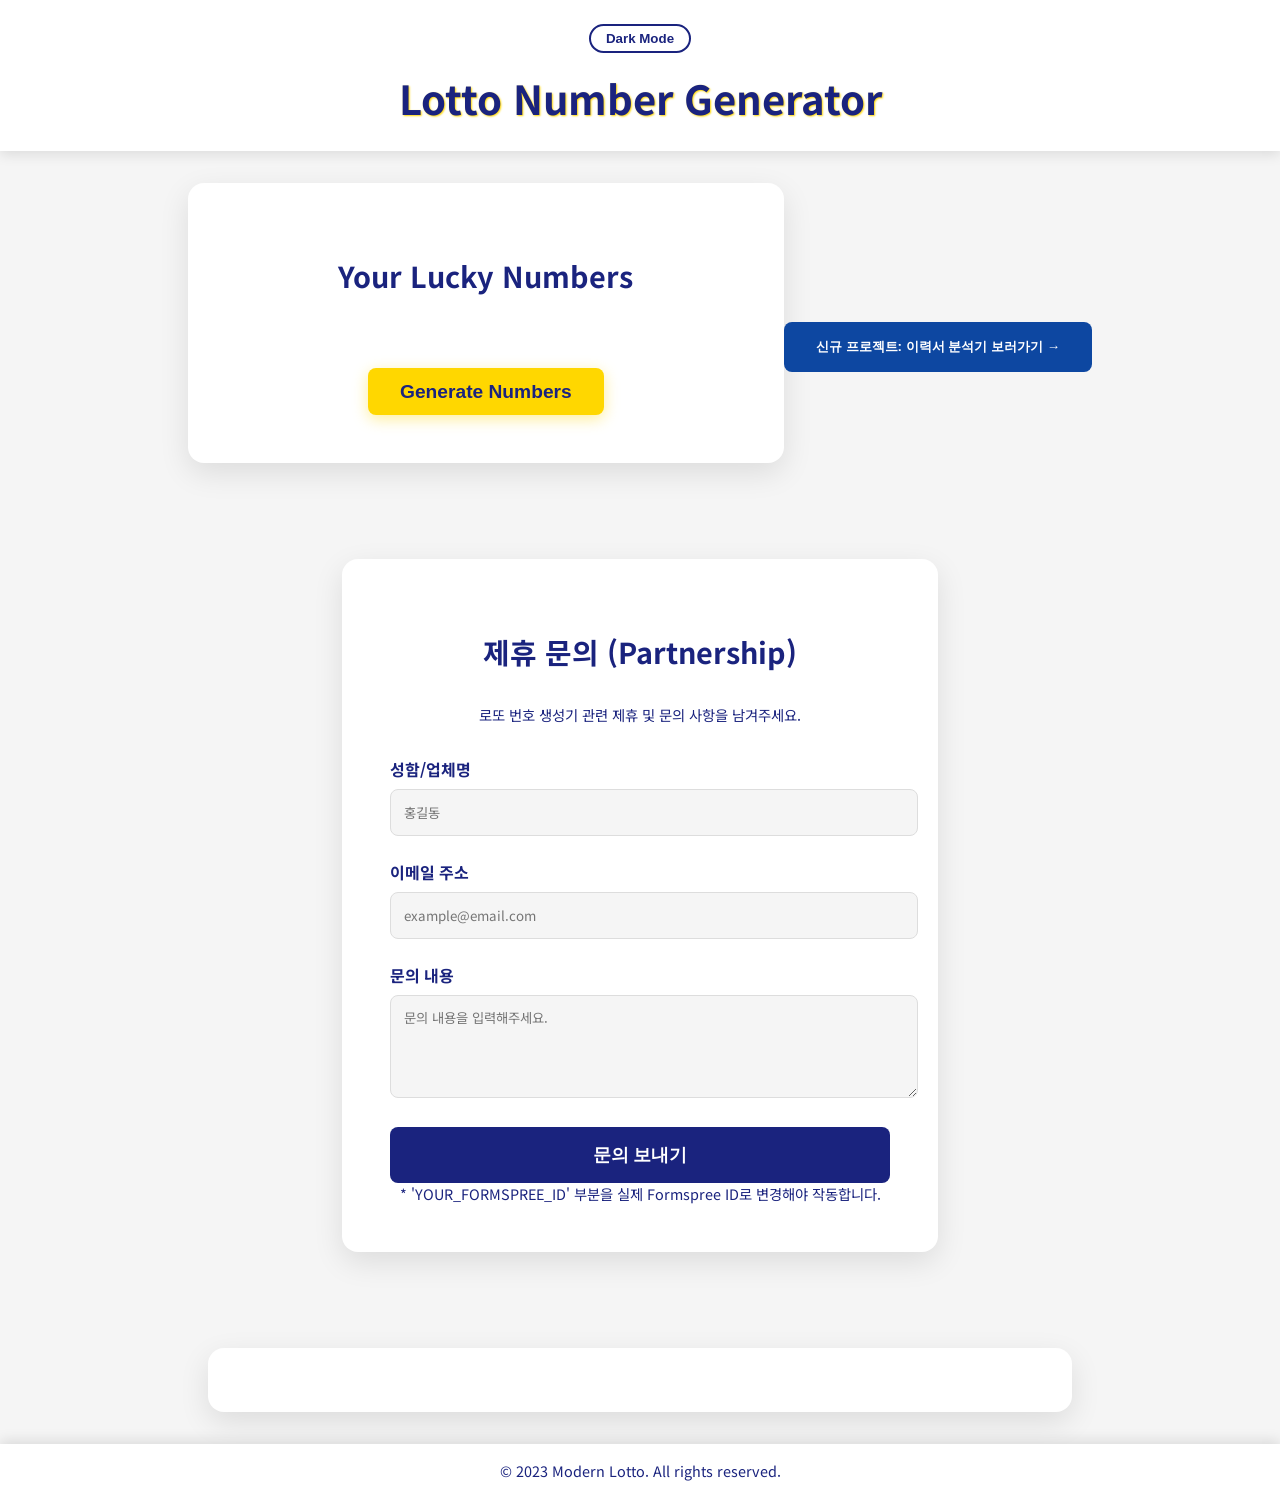
<file: index.html>
<!DOCTYPE html>
<html lang="ko">
<head>
    <meta charset="UTF-8">
    <meta name="viewport" content="width=device-width, initial-scale=1.0">
    <title>Lotto Number Generator</title>
    <link rel="preconnect" href="https://fonts.googleapis.com">
    <link rel="preconnect" href="https://fonts.gstatic.com" crossorigin>
    <link href="https://fonts.googleapis.com/css2?family=Noto+Sans+KR:wght@400;700&display=swap" rel="stylesheet">
    <link rel="stylesheet" href="style.css">
</head>
<body>
    <header>
        <div class="theme-switch-wrapper">
            <button id="theme-toggle">Dark Mode</button>
        </div>
        <h1>Lotto Number Generator</h1>
    </header>
    <main>
        <div class="lotto-container">
            <h2>Your Lucky Numbers</h2>
            <div id="lotto-numbers" class="lotto-numbers">
                <!-- Lotto numbers will be inserted here -->
            </div>
            <button id="generate-btn">Generate Numbers</button>
        </div>
        
        <div style="margin-top: 3rem;">
            <a href="resume/index.html" style="text-decoration: none;">
                <button style="background-color: #0D47A1; color: white; padding: 1rem 2rem; border: none; border-radius: 8px; cursor: pointer; font-weight: 700;">
                    신규 프로젝트: 이력서 분석기 보러가기 →
                </button>
            </a>
        </div>
    </main>
    <section class="partnership-section">
        <div class="partnership-container">
            <h2>제휴 문의 (Partnership)</h2>
            <p>로또 번호 생성기 관련 제휴 및 문의 사항을 남겨주세요.</p>
            <form action="https://formspree.io/f/xdalvqvl" method="POST" id="partnership-form">
                <div class="input-group">
                    <label for="name">성함/업체명</label>
                    <input type="text" id="name" name="name" placeholder="홍길동" required>
                </div>
                <div class="input-group">
                    <label for="email">이메일 주소</label>
                    <input type="email" id="email" name="_replyto" placeholder="example@email.com" required>
                </div>
                <div class="input-group">
                    <label for="message">문의 내용</label>
                    <textarea id="message" name="message" rows="4" placeholder="문의 내용을 입력해주세요." required></textarea>
                </div>
                <!-- Formspree settings -->
                <input type="hidden" name="_subject" value="새로운 제휴 문의가 접수되었습니다!">
                <button type="submit" id="submit-btn">문의 보내기</button>
            </form>
            <p class="form-hint">* 'YOUR_FORMSPREE_ID' 부분을 실제 Formspree ID로 변경해야 작동합니다.</p>
        </div>
    </section>
    <section class="comments-section">
        <div class="comments-container">
            <div id="disqus_thread"></div>
            <script>
                /**
                *  RECOMMENDED CONFIGURATION VARIABLES: EDIT AND UNCOMMENT THE SECTION BELOW TO INSERT DYNAMIC VALUES FROM YOUR PLATFORM OR CMS.
                *  LEARN WHY DEFINING THESE VARIABLES IS IMPORTANT: https://disqus.com/admin/universalcode/#configuration-variables    */
                
                var disqus_config = function () {
                this.page.url = 'https://yoyopapamon.github.io/king/';  // Replace PAGE_URL with your page's canonical URL variable
                this.page.identifier = 'king-lotto-main'; // Replace PAGE_IDENTIFIER with your page's unique identifier variable
                };
                
                (function() { // DON'T EDIT BELOW THIS LINE
                var d = document, s = d.createElement('script');
                s.src = 'https://yoyopapa.disqus.com/embed.js';
                s.setAttribute('data-timestamp', +new Date());
                (d.head || d.body).appendChild(s);
                })();
            </script>
            <noscript>Please enable JavaScript to view the <a href="https://disqus.com/?ref_noscript">comments powered by Disqus.</a></noscript>
        </div>
    </section>
    <footer>
        <p>&copy; 2023 Modern Lotto. All rights reserved.</p>
    </footer>
    <script src="main.js"></script>
</body>
</html>
</file>
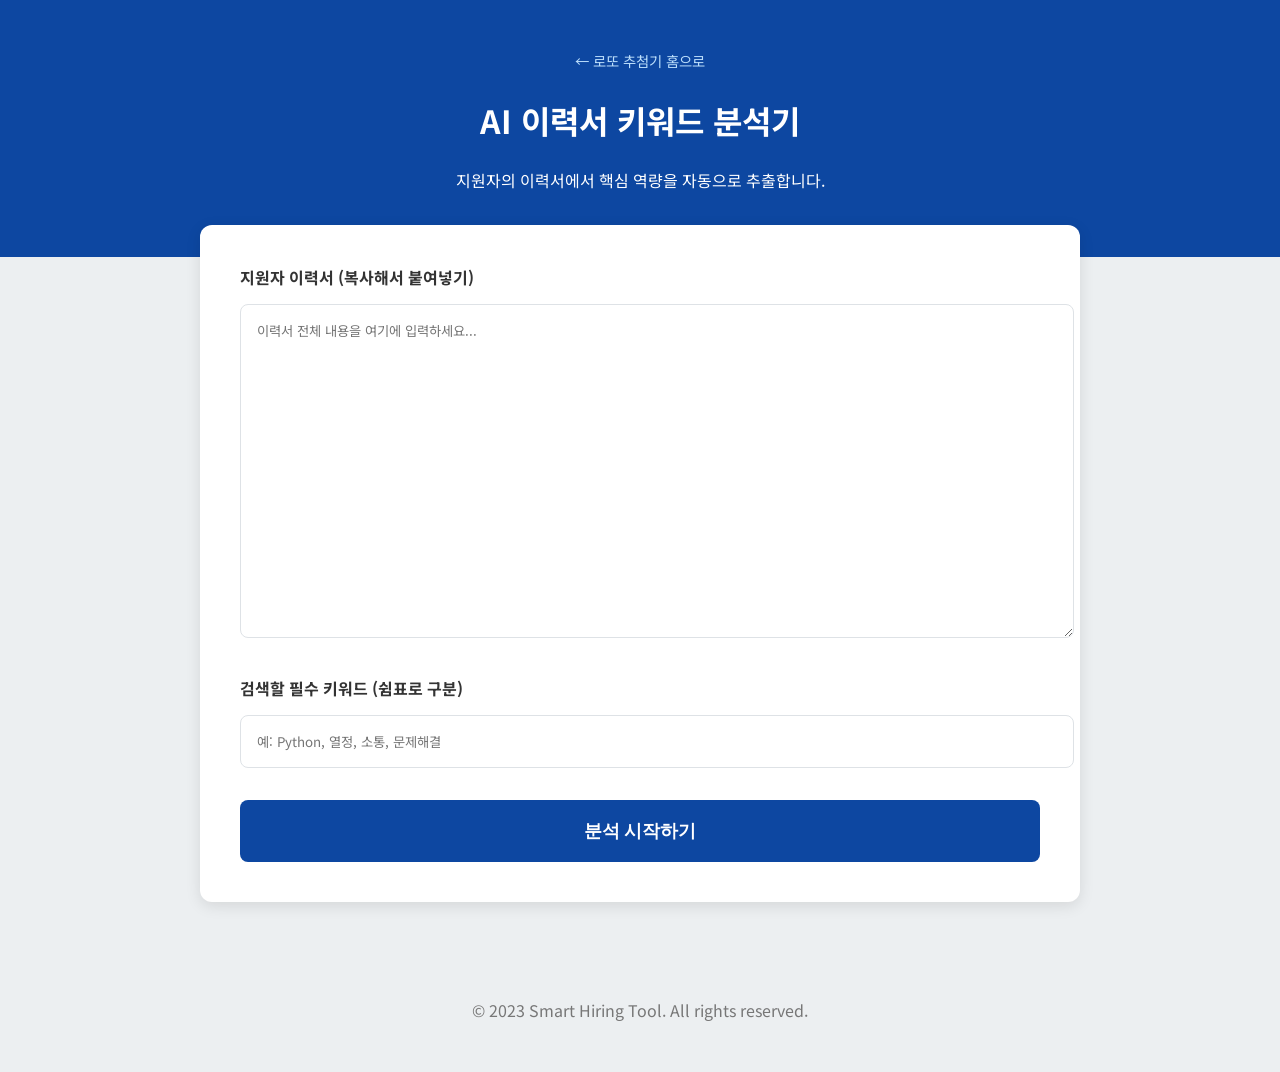
<file: resume/index.html>
<!DOCTYPE html>
<html lang="ko">
<head>
    <meta charset="UTF-8">
    <meta name="viewport" content="width=device-width, initial-scale=1.0">
    <title>AI 이력서 키워드 분석기</title>
    <link rel="preconnect" href="https://fonts.googleapis.com">
    <link rel="preconnect" href="https://fonts.gstatic.com" crossorigin>
    <link href="https://fonts.googleapis.com/css2?family=Noto+Sans+KR:wght@400;700&display=swap" rel="stylesheet">
    <link rel="stylesheet" href="style.css">
</head>
<body>
    <header>
        <nav><a href="../index.html" class="back-link">← 로또 추첨기 홈으로</a></nav>
        <h1>AI 이력서 키워드 분석기</h1>
        <p>지원자의 이력서에서 핵심 역량을 자동으로 추출합니다.</p>
    </header>
    <main>
        <div class="analyzer-card">
            <div class="input-group">
                <label for="resume-text">지원자 이력서 (복사해서 붙여넣기)</label>
                <textarea id="resume-text" placeholder="이력서 전체 내용을 여기에 입력하세요..."></textarea>
            </div>
            <div class="input-group">
                <label for="keywords">검색할 필수 키워드 (쉼표로 구분)</label>
                <input type="text" id="keywords" placeholder="예: Python, 열정, 소통, 문제해결">
            </div>
            <button id="analyze-btn">분석 시작하기</button>

            <div id="result-section" class="result-section hidden">
                <hr>
                <h2>분석 결과</h2>
                <div class="score-container">
                    <div class="score-circle">
                        <span id="score-number">0</span><span class="percent">%</span>
                    </div>
                    <p id="result-message"></p>
                </div>
                <div class="keyword-tags" id="found-keywords">
                    <!-- 발견된 키워드들이 여기에 표시됩니다 -->
                </div>
            </div>
        </div>
    </main>
    <footer>
        <p>&copy; 2023 Smart Hiring Tool. All rights reserved.</p>
    </footer>
    <script src="main.js"></script>
</body>
</html>
</file>
<file: style.css>
:root {
    /* Default: Light Mode */
    --bg-color: #F5F5F5;
    --container-bg: #FFFFFF;
    --text-color: #1A237E;
    --primary-color: #1A237E;
    --secondary-color: #FFFFFF;
    --accent-color: #FFD700;
    --shadow-color: rgba(0, 0, 0, 0.1);
    --footer-bg: #FFFFFF;
    --header-bg: #FFFFFF;
    --ball-shadow: rgba(0,0,0,0.2);
}

[data-theme='dark'] {
    /* Dark Mode */
    --bg-color: #121212;
    --container-bg: #1E1E1E;
    --text-color: #E0E0E0;
    --primary-color: #3F51B5;
    --secondary-color: #FFFFFF;
    --accent-color: #FFD700;
    --shadow-color: rgba(0, 0, 0, 0.5);
    --footer-bg: #1E1E1E;
    --header-bg: #1E1E1E;
    --ball-shadow: rgba(0,0,0,0.6);
}

body {
    font-family: 'Noto Sans KR', sans-serif;
    background-color: var(--bg-color);
    color: var(--text-color);
    margin: 0;
    padding: 0;
    display: flex;
    flex-direction: column;
    align-items: center;
    min-height: 100vh;
    transition: background-color 0.3s ease, color 0.3s ease;
    text-align: center;
}

header {
    width: 100%;
    padding: 1.5rem 0;
    background-color: var(--header-bg);
    box-shadow: 0 4px 12px var(--shadow-color);
    display: flex;
    flex-direction: column;
    align-items: center;
    gap: 1rem;
    transition: background-color 0.3s ease;
}

.theme-switch-wrapper {
    display: flex;
    align-items: center;
    gap: 10px;
}

#theme-toggle {
    background: none;
    border: 2px solid var(--primary-color);
    color: var(--primary-color);
    padding: 5px 15px;
    border-radius: 20px;
    cursor: pointer;
    font-weight: 700;
    transition: all 0.3s ease;
}

#theme-toggle:hover {
    background-color: var(--primary-color);
    color: var(--secondary-color);
}

h1 {
    font-size: 2.5rem;
    font-weight: 700;
    margin: 0;
    color: var(--primary-color);
    text-shadow: 1px 1px 2px var(--accent-color);
}

main {
    flex: 1;
    display: flex;
    justify-content: center;
    align-items: center;
    padding: 2rem;
}

.lotto-container {
    background-color: var(--container-bg);
    padding: 3rem;
    border-radius: 16px;
    box-shadow: 0 10px 30px var(--shadow-color);
    text-align: center;
    max-width: 90%;
    width: 500px;
    transition: background-color 0.3s ease, box-shadow 0.3s ease;
}

h2 {
    font-size: 1.8rem;
    margin-bottom: 2rem;
    color: var(--primary-color);
}

.lotto-numbers {
    display: flex;
    justify-content: center;
    gap: 1rem;
    margin-bottom: 2.5rem;
    flex-wrap: wrap;
}

#generate-btn {
    background-color: var(--accent-color);
    color: #1A237E; /* Keep text dark for visibility on gold */
    font-size: 1.2rem;
    font-weight: 700;
    padding: 0.8rem 2rem;
    border: none;
    border-radius: 8px;
    cursor: pointer;
    transition: all 0.3s ease;
    box-shadow: 0 4px 15px rgba(255, 215, 0, 0.4);
}

#generate-btn:hover {
    background-color: #FFC107;
    box-shadow: 0 6px 20px rgba(255, 215, 0, 0.6);
    transform: translateY(-2px);
}

footer {
    width: 100%;
    padding: 1rem 0;
    background-color: var(--footer-bg);
    box-shadow: 0 -4px 12px var(--shadow-color);
    margin-top: auto;
    transition: background-color 0.3s ease;
}

p {
    margin: 0;
    font-size: 0.9rem;
    color: var(--text-color);
}

@media (max-width: 600px) {
    h1 {
        font-size: 2rem;
    }

    .lotto-container {
        padding: 2rem;
    }

    h2 {
        font-size: 1.5rem;
    }

    #generate-btn {
        font-size: 1rem;
        padding: 0.7rem 1.5rem;
    }
}

/* Partnership Section */
.partnership-section {
    width: 100%;
    padding: 4rem 2rem;
    display: flex;
    justify-content: center;
}

.partnership-container {
    background-color: var(--container-bg);
    padding: 3rem;
    border-radius: 16px;
    box-shadow: 0 10px 30px var(--shadow-color);
    text-align: center;
    max-width: 90%;
    width: 500px;
    transition: background-color 0.3s ease;
}

#partnership-form {
    text-align: left;
    margin-top: 2rem;
}

.input-group {
    margin-bottom: 1.5rem;
}

.input-group label {
    display: block;
    margin-bottom: 0.5rem;
    font-weight: 700;
    color: var(--primary-color);
}

.input-group input, 
.input-group textarea {
    width: 100%;
    padding: 0.8rem;
    border: 1px solid #ddd;
    border-radius: 8px;
    background-color: var(--bg-color);
    color: var(--text-color);
    font-family: inherit;
    transition: border-color 0.3s ease;
}

.input-group input:focus, 
.input-group textarea:focus {
    outline: none;
    border-color: var(--primary-color);
}

#submit-btn {
    width: 100%;
    background-color: var(--primary-color);
    color: white;
    padding: 1rem;
    border: none;
    border-radius: 8px;
    font-size: 1.1rem;
    font-weight: 700;
    cursor: pointer;
    transition: transform 0.2s ease, opacity 0.2s ease;
}

#submit-btn:hover {
    opacity: 0.9;
    transform: translateY(-2px);
}

/* Comments Section */
.comments-section {
    width: 100%;
    padding: 2rem;
    display: flex;
    justify-content: center;
}

.comments-container {
    background-color: var(--container-bg);
    padding: 2rem;
    border-radius: 16px;
    box-shadow: 0 10px 30px var(--shadow-color);
    max-width: 90%;
    width: 800px;
    transition: background-color 0.3s ease;
}
</file>
<file: resume/style.css>
:root {
    --primary-color: #0D47A1;
    --secondary-color: #F8F9FA;
    --accent-color: #4CAF50;
    --text-color: #333;
    --border-color: #DEE2E6;
}

body {
    font-family: 'Noto Sans KR', sans-serif;
    background-color: #ECEFF1;
    color: var(--text-color);
    margin: 0;
    line-height: 1.6;
}

header {
    background-color: var(--primary-color);
    color: white;
    padding: 3rem 1rem;
    text-align: center;
}

.back-link {
    color: #BBDEFB;
    text-decoration: none;
    font-size: 0.9rem;
}

.analyzer-card {
    max-width: 800px;
    margin: -2rem auto 3rem;
    background: white;
    padding: 2.5rem;
    border-radius: 12px;
    box-shadow: 0 4px 15px rgba(0,0,0,0.1);
}

.input-group {
    margin-bottom: 2rem;
}

label {
    display: block;
    margin-bottom: 0.8rem;
    font-weight: 700;
}

textarea {
    width: 100%;
    height: 300px;
    padding: 1rem;
    border: 1px solid var(--border-color);
    border-radius: 8px;
    font-family: inherit;
    resize: vertical;
}

input[type="text"] {
    width: 100%;
    padding: 1rem;
    border: 1px solid var(--border-color);
    border-radius: 8px;
    font-family: inherit;
}

#analyze-btn {
    width: 100%;
    padding: 1.2rem;
    background-color: var(--primary-color);
    color: white;
    border: none;
    border-radius: 8px;
    font-size: 1.1rem;
    font-weight: 700;
    cursor: pointer;
    transition: opacity 0.3s;
}

#analyze-btn:hover {
    opacity: 0.9;
}

.hidden {
    display: none;
}

.result-section {
    margin-top: 3rem;
    animation: fadeIn 0.5s ease;
}

@keyframes fadeIn {
    from { opacity: 0; transform: translateY(10px); }
    to { opacity: 1; transform: translateY(0); }
}

.score-container {
    display: flex;
    align-items: center;
    justify-content: center;
    gap: 2rem;
    margin: 2rem 0;
}

.score-circle {
    width: 100px;
    height: 100px;
    border: 8px solid var(--accent-color);
    border-radius: 50%;
    display: flex;
    flex-direction: column;
    justify-content: center;
    align-items: center;
}

#score-number {
    font-size: 2rem;
    font-weight: 700;
}

.percent {
    font-size: 0.8rem;
}

.keyword-tags {
    display: flex;
    flex-wrap: wrap;
    gap: 0.5rem;
    justify-content: center;
}

.tag {
    background-color: #E8F5E9;
    color: #2E7D32;
    padding: 0.5rem 1rem;
    border-radius: 20px;
    font-size: 0.9rem;
    font-weight: 700;
}

footer {
    text-align: center;
    padding: 2rem;
    color: #777;
}
</file>
